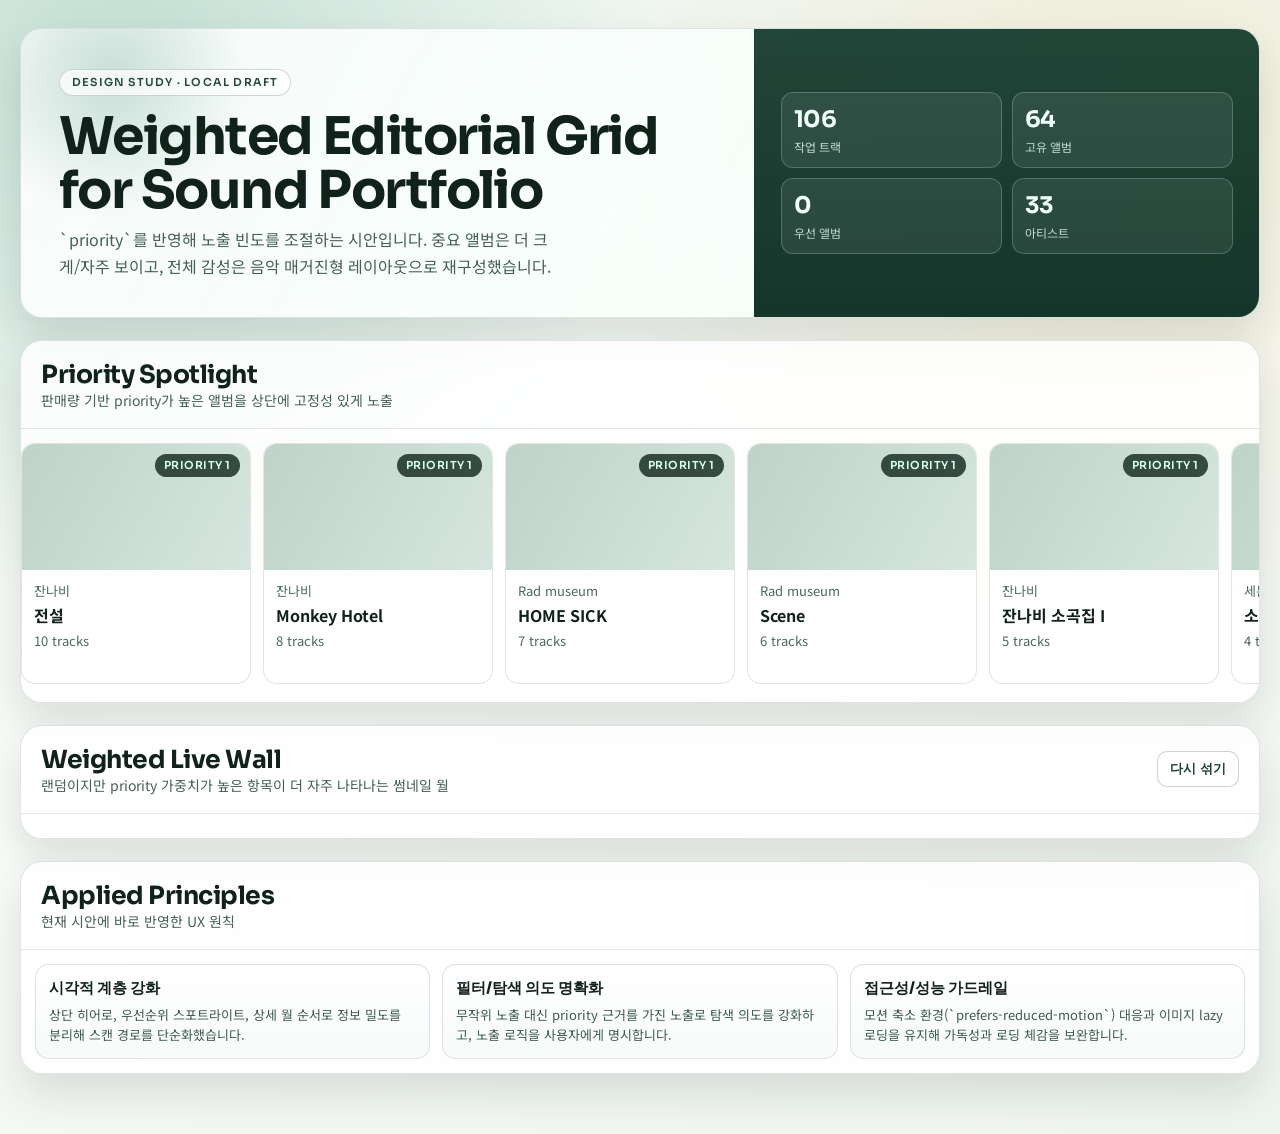
<file: design_mockup_priority_v2.html>
<!DOCTYPE html>
<html lang="ko">
<head>
  <meta charset="UTF-8" />
  <meta name="viewport" content="width=device-width, initial-scale=1" />
  <title>Portfolio Design Mockup v2</title>
  <link rel="preconnect" href="https://fonts.googleapis.com" />
  <link rel="preconnect" href="https://fonts.gstatic.com" crossorigin />
  <link href="https://fonts.googleapis.com/css2?family=Noto+Sans+KR:wght@400;500;700;800&family=Sora:wght@500;600;700&display=swap" rel="stylesheet" />
  <style>
    :root {
      --bg: #f2f6f2;
      --ink: #11221a;
      --ink-soft: #456155;
      --line: #c9d8ce;
      --mint: #dff2ea;
      --green: #0f6b4b;
      --green-strong: #0b4f38;
      --amber: #e1b655;
      --card: rgba(255, 255, 255, 0.84);
      --shadow: 0 20px 40px rgba(13, 36, 27, 0.12);
      --radius-lg: 22px;
      --radius-md: 16px;
    }

    * { box-sizing: border-box; }

    body {
      margin: 0;
      font-family: "Noto Sans KR", sans-serif;
      color: var(--ink);
      background:
        radial-gradient(circle at 10% 6%, rgba(22, 132, 96, 0.2), transparent 34%),
        radial-gradient(circle at 88% 12%, rgba(225, 182, 85, 0.18), transparent 36%),
        linear-gradient(160deg, #edf5f0 0%, #f8fbf8 52%, #eef4ee 100%);
    }

    .shell {
      width: min(1240px, calc(100% - 40px));
      margin: 0 auto;
      padding: 28px 0 60px;
    }

    .hero {
      border: 1px solid rgba(17, 34, 26, 0.12);
      border-radius: var(--radius-lg);
      background:
        linear-gradient(120deg, rgba(255,255,255,0.86) 0%, rgba(247,255,251,0.9) 58%, rgba(236,252,244,0.9) 100%);
      box-shadow: var(--shadow);
      overflow: hidden;
      position: relative;
      isolation: isolate;
    }

    .hero::before {
      content: "";
      position: absolute;
      inset: -100px auto auto -60px;
      width: 300px;
      height: 300px;
      border-radius: 999px;
      background: radial-gradient(circle, rgba(15, 107, 75, 0.2), transparent 65%);
      z-index: -1;
    }

    .hero-grid {
      display: grid;
      grid-template-columns: 1.45fr 1fr;
      gap: 0;
    }

    .hero-main {
      padding: 38px;
    }

    .kicker {
      display: inline-flex;
      align-items: center;
      gap: 8px;
      border: 1px solid rgba(17, 34, 26, 0.18);
      border-radius: 999px;
      font: 600 11px/1 "Sora", sans-serif;
      letter-spacing: 0.11em;
      color: #254b3c;
      text-transform: uppercase;
      padding: 7px 12px;
      background: rgba(255, 255, 255, 0.75);
    }

    .headline {
      margin: 14px 0 8px;
      font-family: "Sora", "Noto Sans KR", sans-serif;
      font-size: clamp(30px, 4.5vw, 52px);
      line-height: 1.04;
      letter-spacing: -0.03em;
    }

    .sub {
      margin: 0;
      color: var(--ink-soft);
      line-height: 1.65;
      max-width: 56ch;
    }

    .hero-side {
      border-left: 1px solid rgba(17, 34, 26, 0.08);
      background: linear-gradient(180deg, rgba(20, 58, 44, 0.94) 0%, rgba(12, 45, 33, 0.96) 100%);
      color: #f0fff7;
      padding: 28px 26px;
      display: grid;
      gap: 14px;
      align-content: center;
    }

    .stat-grid {
      display: grid;
      grid-template-columns: 1fr 1fr;
      gap: 10px;
    }

    .stat {
      border: 1px solid rgba(229, 255, 243, 0.22);
      background: rgba(255, 255, 255, 0.08);
      border-radius: 12px;
      padding: 12px;
    }

    .stat .v {
      font-family: "Sora", sans-serif;
      font-size: 23px;
      font-weight: 700;
      letter-spacing: -0.02em;
    }

    .stat .k {
      font-size: 12px;
      color: rgba(221, 245, 235, 0.84);
      margin-top: 4px;
    }

    .section {
      margin-top: 22px;
      border: 1px solid rgba(17, 34, 26, 0.12);
      border-radius: var(--radius-lg);
      background: var(--card);
      backdrop-filter: blur(8px);
      box-shadow: var(--shadow);
      overflow: hidden;
    }

    .section-head {
      padding: 18px 20px;
      display: flex;
      align-items: center;
      justify-content: space-between;
      border-bottom: 1px solid rgba(17, 34, 26, 0.1);
      gap: 12px;
      flex-wrap: wrap;
    }

    .section h2 {
      margin: 0;
      font-family: "Sora", sans-serif;
      letter-spacing: -0.02em;
      font-size: clamp(18px, 2.4vw, 25px);
    }

    .section p {
      margin: 0;
      color: var(--ink-soft);
      font-size: 14px;
    }

    .actions {
      display: flex;
      gap: 8px;
    }

    button {
      border: 1px solid rgba(17, 34, 26, 0.2);
      border-radius: 10px;
      background: rgba(255, 255, 255, 0.88);
      color: #1d3f31;
      font-size: 13px;
      font-weight: 600;
      padding: 8px 12px;
      cursor: pointer;
      transition: transform 160ms ease, background 160ms ease;
    }

    button:hover { transform: translateY(-1px); }

    .spotlight {
      padding: 14px 14px 18px;
      display: grid;
      grid-auto-flow: column;
      grid-auto-columns: minmax(230px, 1fr);
      gap: 12px;
      overflow-x: auto;
      scroll-snap-type: x mandatory;
    }

    .album-card {
      position: relative;
      border-radius: 14px;
      border: 1px solid rgba(17, 34, 26, 0.12);
      background: #ffffff;
      overflow: hidden;
      min-height: 220px;
      scroll-snap-align: start;
    }

    .album-card .thumb {
      width: 100%;
      height: 126px;
      object-fit: cover;
      display: block;
      background: linear-gradient(120deg, #bfd3c8, #d6e6de);
    }

    .album-card .meta {
      padding: 11px 12px 12px;
      display: grid;
      gap: 5px;
    }

    .album-card .artist { font-size: 13px; color: #4b685d; }
    .album-card .album { font-weight: 700; line-height: 1.3; }

    .badge {
      position: absolute;
      right: 10px;
      top: 10px;
      border-radius: 999px;
      padding: 6px 9px;
      background: rgba(9, 32, 24, 0.78);
      color: #d9ffee;
      font: 600 11px/1 "Sora", sans-serif;
      letter-spacing: 0.05em;
      backdrop-filter: blur(5px);
    }

    .wall {
      padding: 12px;
      display: grid;
      grid-template-columns: repeat(12, 1fr);
      gap: 10px;
    }

    .tile {
      min-height: 90px;
      border-radius: 13px;
      border: 1px solid rgba(17, 34, 26, 0.1);
      overflow: hidden;
      background: #f8fdf9;
      position: relative;
      isolation: isolate;
    }

    .tile img {
      position: absolute;
      inset: 0;
      width: 100%;
      height: 100%;
      object-fit: cover;
      filter: saturate(1.08) contrast(1.05);
    }

    .tile::after {
      content: "";
      position: absolute;
      inset: auto 0 0;
      height: 50%;
      background: linear-gradient(to top, rgba(0,0,0,0.55), transparent);
      z-index: 1;
    }

    .tile .label {
      position: absolute;
      left: 8px;
      right: 8px;
      bottom: 8px;
      z-index: 2;
      color: #eefdf5;
      font-size: 11px;
      line-height: 1.35;
      text-shadow: 0 1px 3px rgba(0,0,0,0.45);
      white-space: nowrap;
      overflow: hidden;
      text-overflow: ellipsis;
    }

    .s-2x2 { grid-column: span 4; grid-row: span 2; min-height: 190px; }
    .s-2x1 { grid-column: span 4; min-height: 90px; }
    .s-1x1 { grid-column: span 2; min-height: 90px; }

    .principles {
      display: grid;
      grid-template-columns: repeat(3, minmax(0, 1fr));
      gap: 12px;
      padding: 14px;
    }

    .principle {
      border: 1px solid rgba(17, 34, 26, 0.12);
      border-radius: 14px;
      padding: 13px;
      background: linear-gradient(180deg, #ffffff, #f6fbf8);
    }

    .principle h3 {
      margin: 0 0 7px;
      font-size: 15px;
      font-family: "Sora", sans-serif;
    }

    .principle p {
      margin: 0;
      font-size: 13px;
      color: #3e5b50;
      line-height: 1.55;
    }

    @media (max-width: 1080px) {
      .hero-grid { grid-template-columns: 1fr; }
      .hero-side { border-left: 0; border-top: 1px solid rgba(255,255,255,0.12); }
      .principles { grid-template-columns: 1fr 1fr; }
    }

    @media (max-width: 760px) {
      .shell { width: calc(100% - 20px); }
      .hero-main { padding: 22px; }
      .hero-side { padding: 20px; }
      .wall { grid-template-columns: repeat(6, 1fr); }
      .s-2x2, .s-2x1 { grid-column: span 6; }
      .s-1x1 { grid-column: span 3; }
      .principles { grid-template-columns: 1fr; }
    }

    @media (prefers-reduced-motion: reduce) {
      *, *::before, *::after {
        animation-duration: 1ms !important;
        transition-duration: 1ms !important;
      }
    }
  </style>
</head>
<body>
  <div class="shell">
    <section class="hero">
      <div class="hero-grid">
        <div class="hero-main">
          <div class="kicker">Design Study · Local Draft</div>
          <h1 class="headline">Weighted Editorial Grid<br />for Sound Portfolio</h1>
          <p class="sub">
            `priority`를 반영해 노출 빈도를 조절하는 시안입니다. 중요 앨범은 더 크게/자주 보이고,
            전체 감성은 음악 매거진형 레이아웃으로 재구성했습니다.
          </p>
        </div>
        <aside class="hero-side">
          <div class="stat-grid">
            <div class="stat"><div class="v" id="statSongs">-</div><div class="k">작업 트랙</div></div>
            <div class="stat"><div class="v" id="statAlbums">-</div><div class="k">고유 앨범</div></div>
            <div class="stat"><div class="v" id="statPriority">-</div><div class="k">우선 앨범</div></div>
            <div class="stat"><div class="v" id="statArtists">-</div><div class="k">아티스트</div></div>
          </div>
        </aside>
      </div>
    </section>

    <section class="section">
      <div class="section-head">
        <div>
          <h2>Priority Spotlight</h2>
          <p>판매량 기반 priority가 높은 앨범을 상단에 고정성 있게 노출</p>
        </div>
      </div>
      <div class="spotlight" id="spotlight"></div>
    </section>

    <section class="section">
      <div class="section-head">
        <div>
          <h2>Weighted Live Wall</h2>
          <p>랜덤이지만 priority 가중치가 높은 항목이 더 자주 나타나는 썸네일 월</p>
        </div>
        <div class="actions">
          <button id="shuffleWall">다시 섞기</button>
        </div>
      </div>
      <div class="wall" id="wall"></div>
    </section>

    <section class="section">
      <div class="section-head">
        <div>
          <h2>Applied Principles</h2>
          <p>현재 시안에 바로 반영한 UX 원칙</p>
        </div>
      </div>
      <div class="principles">
        <article class="principle"><h3>시각적 계층 강화</h3><p>상단 히어로, 우선순위 스포트라이트, 상세 월 순서로 정보 밀도를 분리해 스캔 경로를 단순화했습니다.</p></article>
        <article class="principle"><h3>필터/탐색 의도 명확화</h3><p>무작위 노출 대신 priority 근거를 가진 노출로 탐색 의도를 강화하고, 노출 로직을 사용자에게 명시합니다.</p></article>
        <article class="principle"><h3>접근성/성능 가드레일</h3><p>모션 축소 환경(`prefers-reduced-motion`) 대응과 이미지 lazy 로딩을 유지해 가독성과 로딩 체감을 보완합니다.</p></article>
      </div>
    </section>
  </div>

  <script>
    function parseCsvLine(line) {
      const cells = [];
      let current = "";
      let inQuotes = false;
      for (let i = 0; i < line.length; i++) {
        const char = line[i];
        const next = line[i + 1];
        if (char === '"' && inQuotes && next === '"') {
          current += '"';
          i++;
          continue;
        }
        if (char === '"') {
          inQuotes = !inQuotes;
          continue;
        }
        if (char === ',' && !inQuotes) {
          cells.push(current.trim());
          current = "";
          continue;
        }
        current += char;
      }
      cells.push(current.trim());
      return cells;
    }

    function extractYoutubeId(value) {
      const text = String(value || '').trim();
      if (!text) return '';
      const shortMatch = text.match(/youtu\.be\/([A-Za-z0-9_-]{11})/i);
      if (shortMatch) return shortMatch[1];
      const watchMatch = text.match(/[?&]v=([A-Za-z0-9_-]{11})/i);
      if (watchMatch) return watchMatch[1];
      const embedMatch = text.match(/youtube\.com\/embed\/([A-Za-z0-9_-]{11})/i);
      if (embedMatch) return embedMatch[1];
      return '';
    }

    function parsePriority(value) {
      const n = Number(String(value || '').trim());
      return Number.isFinite(n) && n > 0 ? n : 1;
    }

    function weightedPick(items, weightKey) {
      const total = items.reduce((sum, item) => sum + Math.max(1, Number(item[weightKey] || 1)), 0);
      let threshold = Math.random() * total;
      for (const item of items) {
        threshold -= Math.max(1, Number(item[weightKey] || 1));
        if (threshold <= 0) return item;
      }
      return items[items.length - 1];
    }

    function toThumb(url) {
      const id = extractYoutubeId(url);
      return id ? `https://img.youtube.com/vi/${id}/hqdefault.jpg` : '';
    }

    function normalize(value) {
      return String(value || '').trim().replace(/\s+/g, ' ');
    }

    function renderStats(rows) {
      const albumSet = new Set(rows.map(r => `${normalize(r.artist)}|${normalize(r.album)}`));
      const artistSet = new Set(rows.map(r => normalize(r.artist)));
      const highPriorityAlbums = new Set(
        rows.filter(r => r.priority >= 3).map(r => `${normalize(r.artist)}|${normalize(r.album)}`)
      );
      document.getElementById('statSongs').textContent = rows.length;
      document.getElementById('statAlbums').textContent = albumSet.size;
      document.getElementById('statPriority').textContent = highPriorityAlbums.size;
      document.getElementById('statArtists').textContent = artistSet.size;
    }

    function aggregateAlbums(rows) {
      const map = new Map();
      rows.forEach(row => {
        const key = `${normalize(row.artist)}|${normalize(row.album)}`;
        if (!map.has(key)) {
          map.set(key, {
            artist: normalize(row.artist),
            album: normalize(row.album),
            priority: row.priority,
            count: 0,
            youtubeUrl: row.youtubeUrl,
          });
        }
        const item = map.get(key);
        item.count += 1;
        item.priority = Math.max(item.priority, row.priority);
        if (!item.youtubeUrl && row.youtubeUrl) item.youtubeUrl = row.youtubeUrl;
      });
      return [...map.values()].sort((a, b) => b.priority - a.priority || b.count - a.count || a.artist.localeCompare(b.artist, 'ko'));
    }

    function renderSpotlight(albums) {
      const root = document.getElementById('spotlight');
      root.innerHTML = '';
      albums.slice(0, 12).forEach(item => {
        const card = document.createElement('article');
        card.className = 'album-card';
        const thumb = toThumb(item.youtubeUrl);
        card.innerHTML = `
          <span class="badge">PRIORITY ${item.priority}</span>
          ${thumb ? `<img class="thumb" loading="lazy" src="${thumb}" alt="${item.album}" />` : '<div class="thumb"></div>'}
          <div class="meta">
            <div class="artist">${item.artist}</div>
            <div class="album">${item.album || 'Untitled Album'}</div>
            <div class="artist">${item.count} track${item.count > 1 ? 's' : ''}</div>
          </div>
        `;
        root.appendChild(card);
      });
    }

    function buildWall(rows) {
      const root = document.getElementById('wall');
      root.innerHTML = '';
      const layout = ['s-2x2', 's-2x1', 's-1x1', 's-1x1', 's-2x1', 's-1x1', 's-1x1', 's-2x2', 's-1x1', 's-2x1', 's-1x1', 's-1x1'];
      const pool = rows.filter(r => r.youtubeUrl);
      if (!pool.length) return;

      layout.forEach(sizeClass => {
        const song = weightedPick(pool, 'priority');
        const tile = document.createElement('article');
        tile.className = `tile ${sizeClass}`;
        const thumb = toThumb(song.youtubeUrl);
        tile.innerHTML = `
          ${thumb ? `<img loading="lazy" src="${thumb}" alt="${song.title}" />` : ''}
          <div class="label">${song.artist} · ${song.title || song.album}</div>
        `;
        root.appendChild(tile);
      });
    }

    async function loadCsvData() {
      const response = await fetch('Portfolio_list.csv');
      if (!response.ok) throw new Error('CSV load failed');
      const text = await response.text();
      const lines = text.split(/\r?\n/).filter(Boolean);
      if (lines.length < 2) return [];
      const headers = parseCsvLine(lines[0]).map(h => h.trim().toLowerCase());
      const idx = {
        artist: headers.indexOf('artist'),
        album: headers.indexOf('album'),
        title: headers.indexOf('title'),
        youtube: headers.indexOf('youtubeurl'),
        priority: headers.indexOf('priority')
      };

      return lines.slice(1).map(line => {
        const row = parseCsvLine(line);
        return {
          artist: row[idx.artist] || '',
          album: row[idx.album] || '',
          title: row[idx.title] || '',
          youtubeUrl: row[idx.youtube] || '',
          priority: parsePriority(idx.priority === -1 ? '1' : (row[idx.priority] || '1'))
        };
      }).filter(r => r.artist);
    }

    async function boot() {
      try {
        const rows = await loadCsvData();
        renderStats(rows);
        renderSpotlight(aggregateAlbums(rows));
        buildWall(rows);
        document.getElementById('shuffleWall').addEventListener('click', () => buildWall(rows));
      } catch (err) {
        console.error(err);
        document.getElementById('spotlight').innerHTML = '<div style=\"padding:14px;color:#6b2e2e;\">CSV 로드에 실패했습니다. `python3 -m http.server 8000` 후 `http://localhost:8000/design_mockup_priority_v2.html`로 확인해 주세요.</div>';
        document.getElementById('wall').innerHTML = '';
      }
    }

    boot();
  </script>
</body>
</html>
</file>
